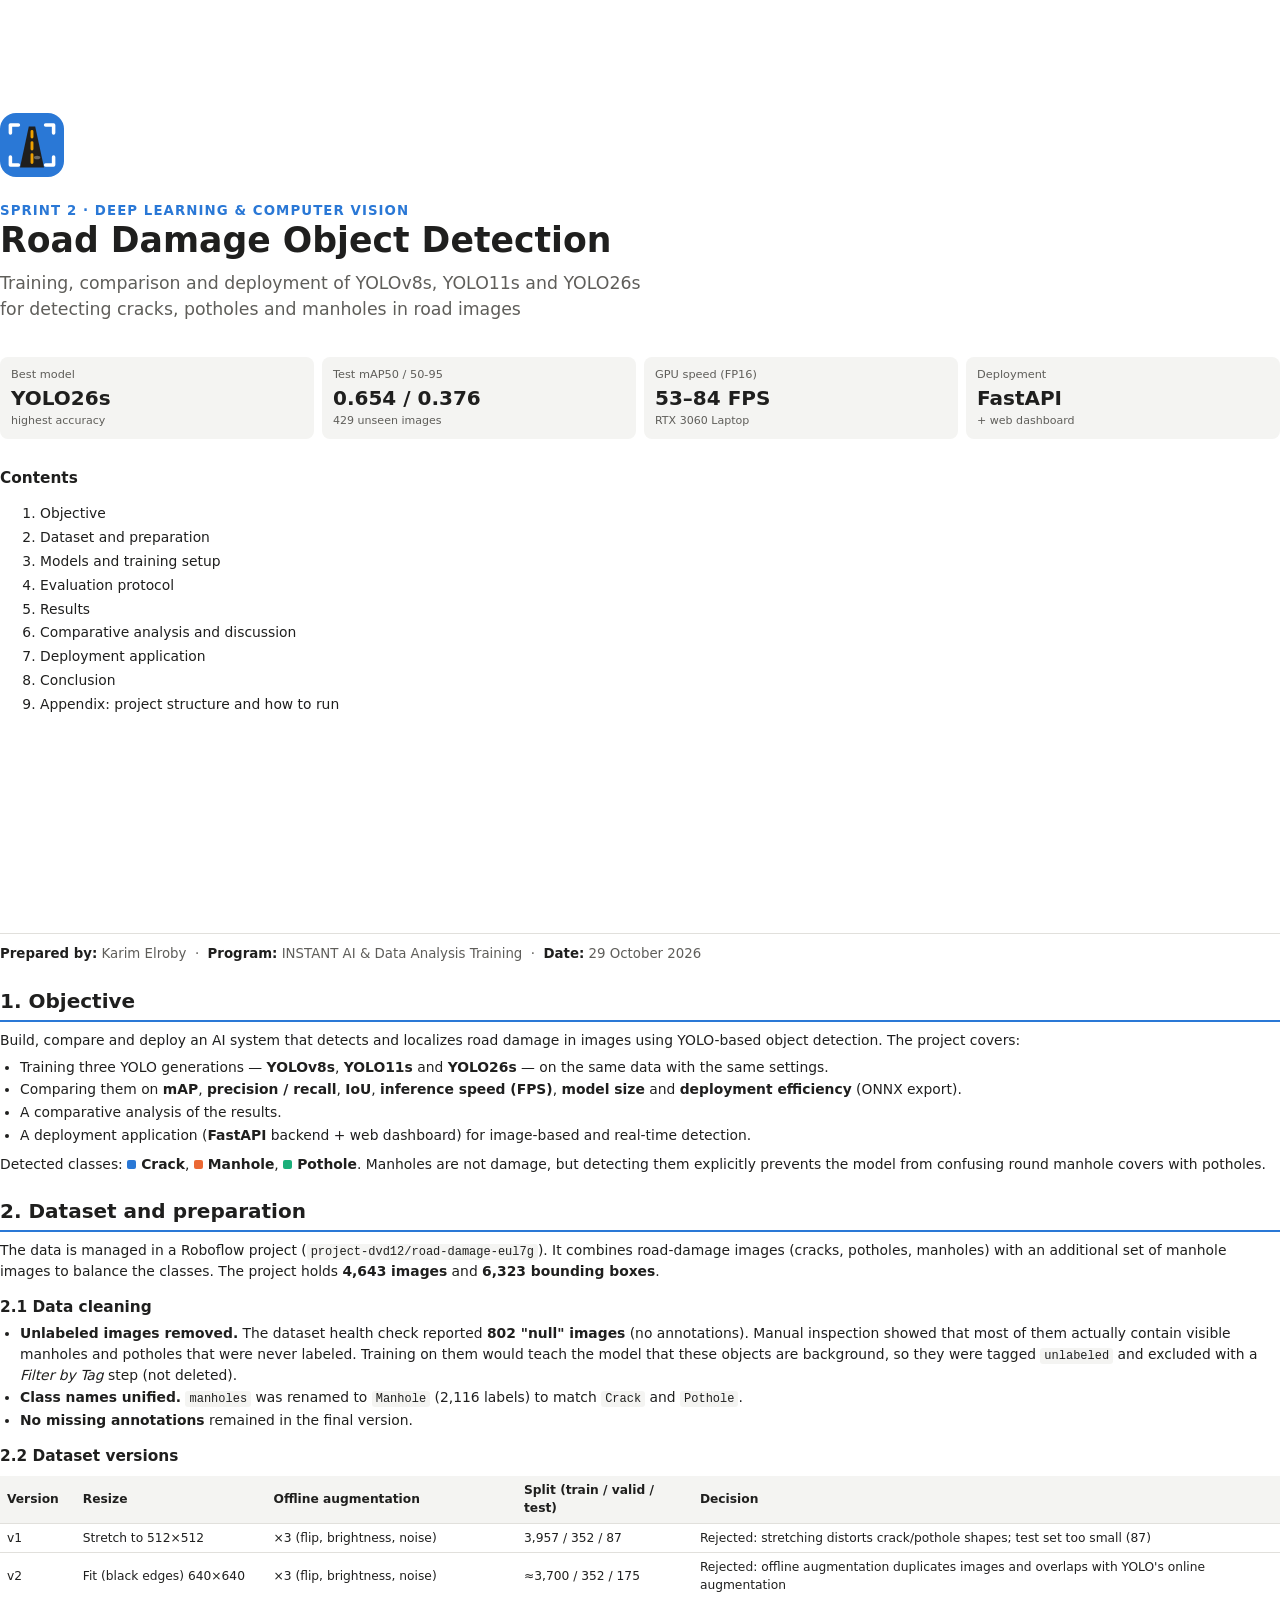
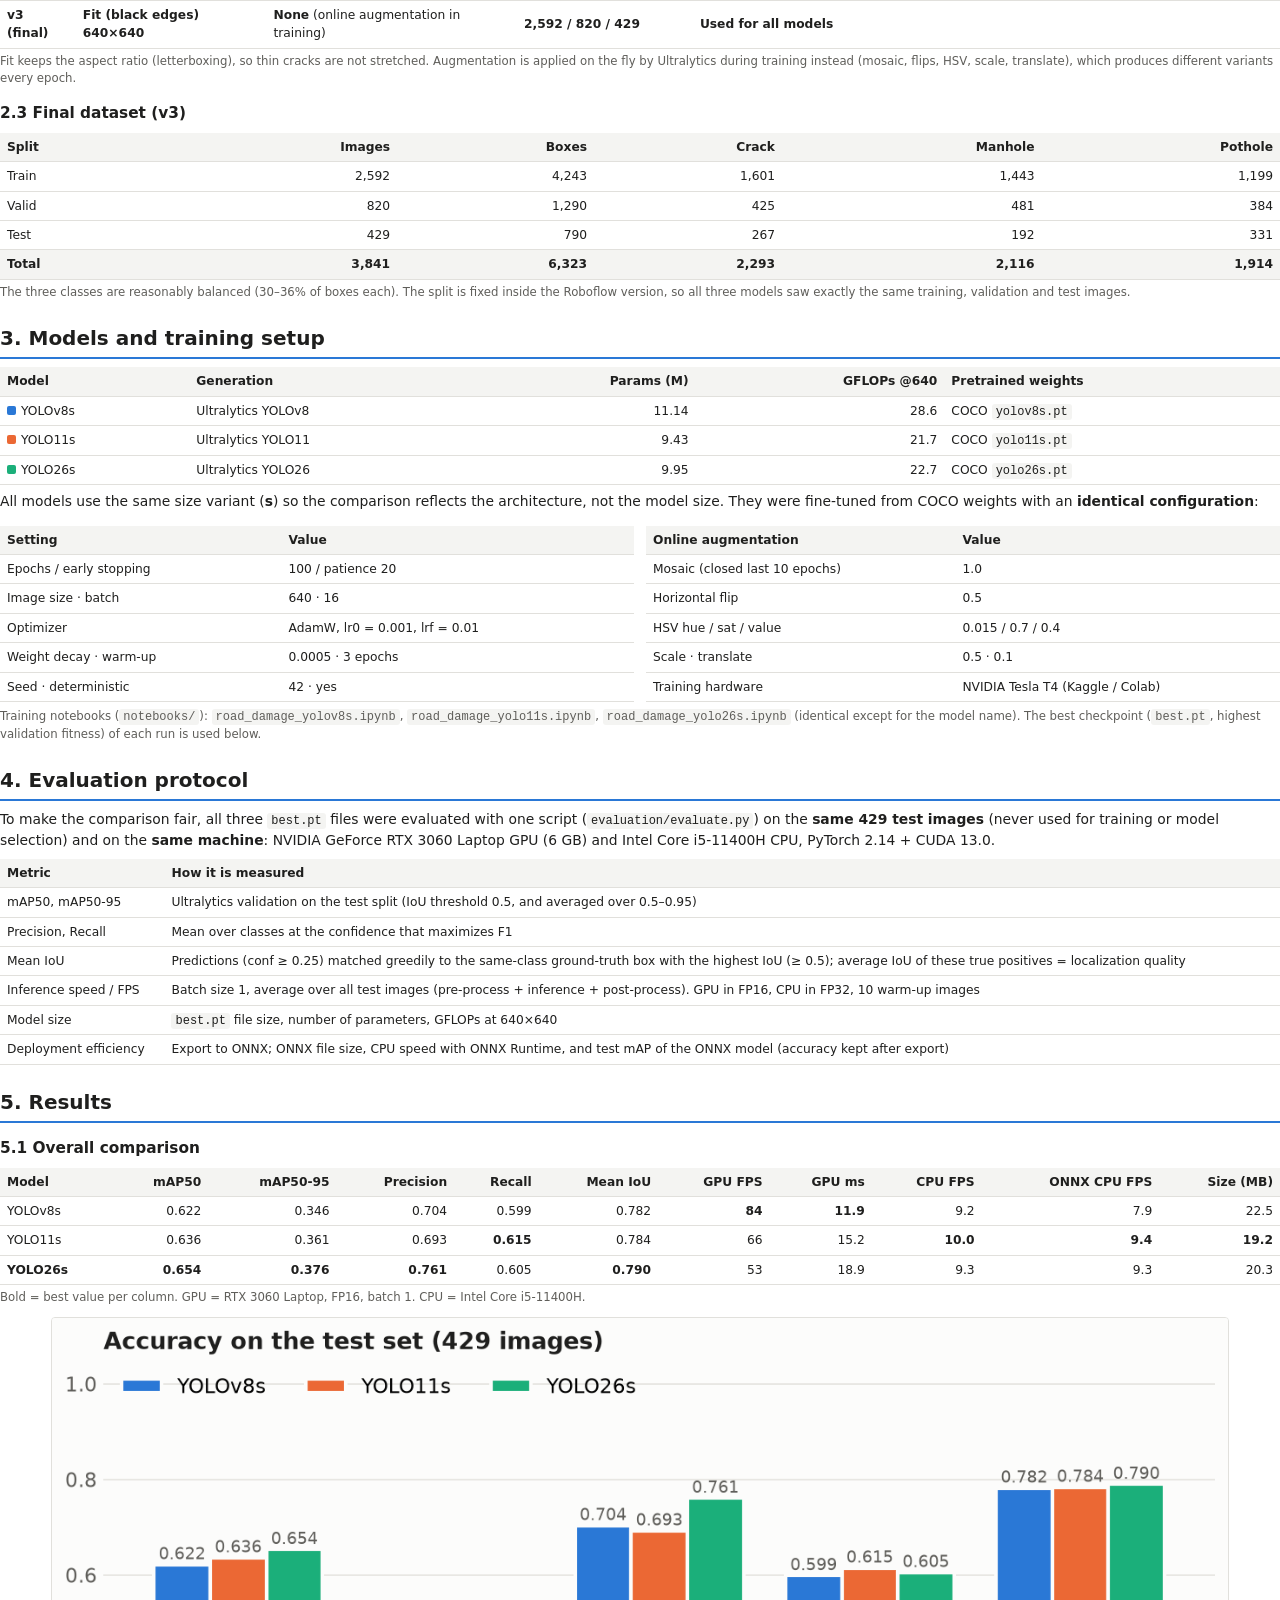
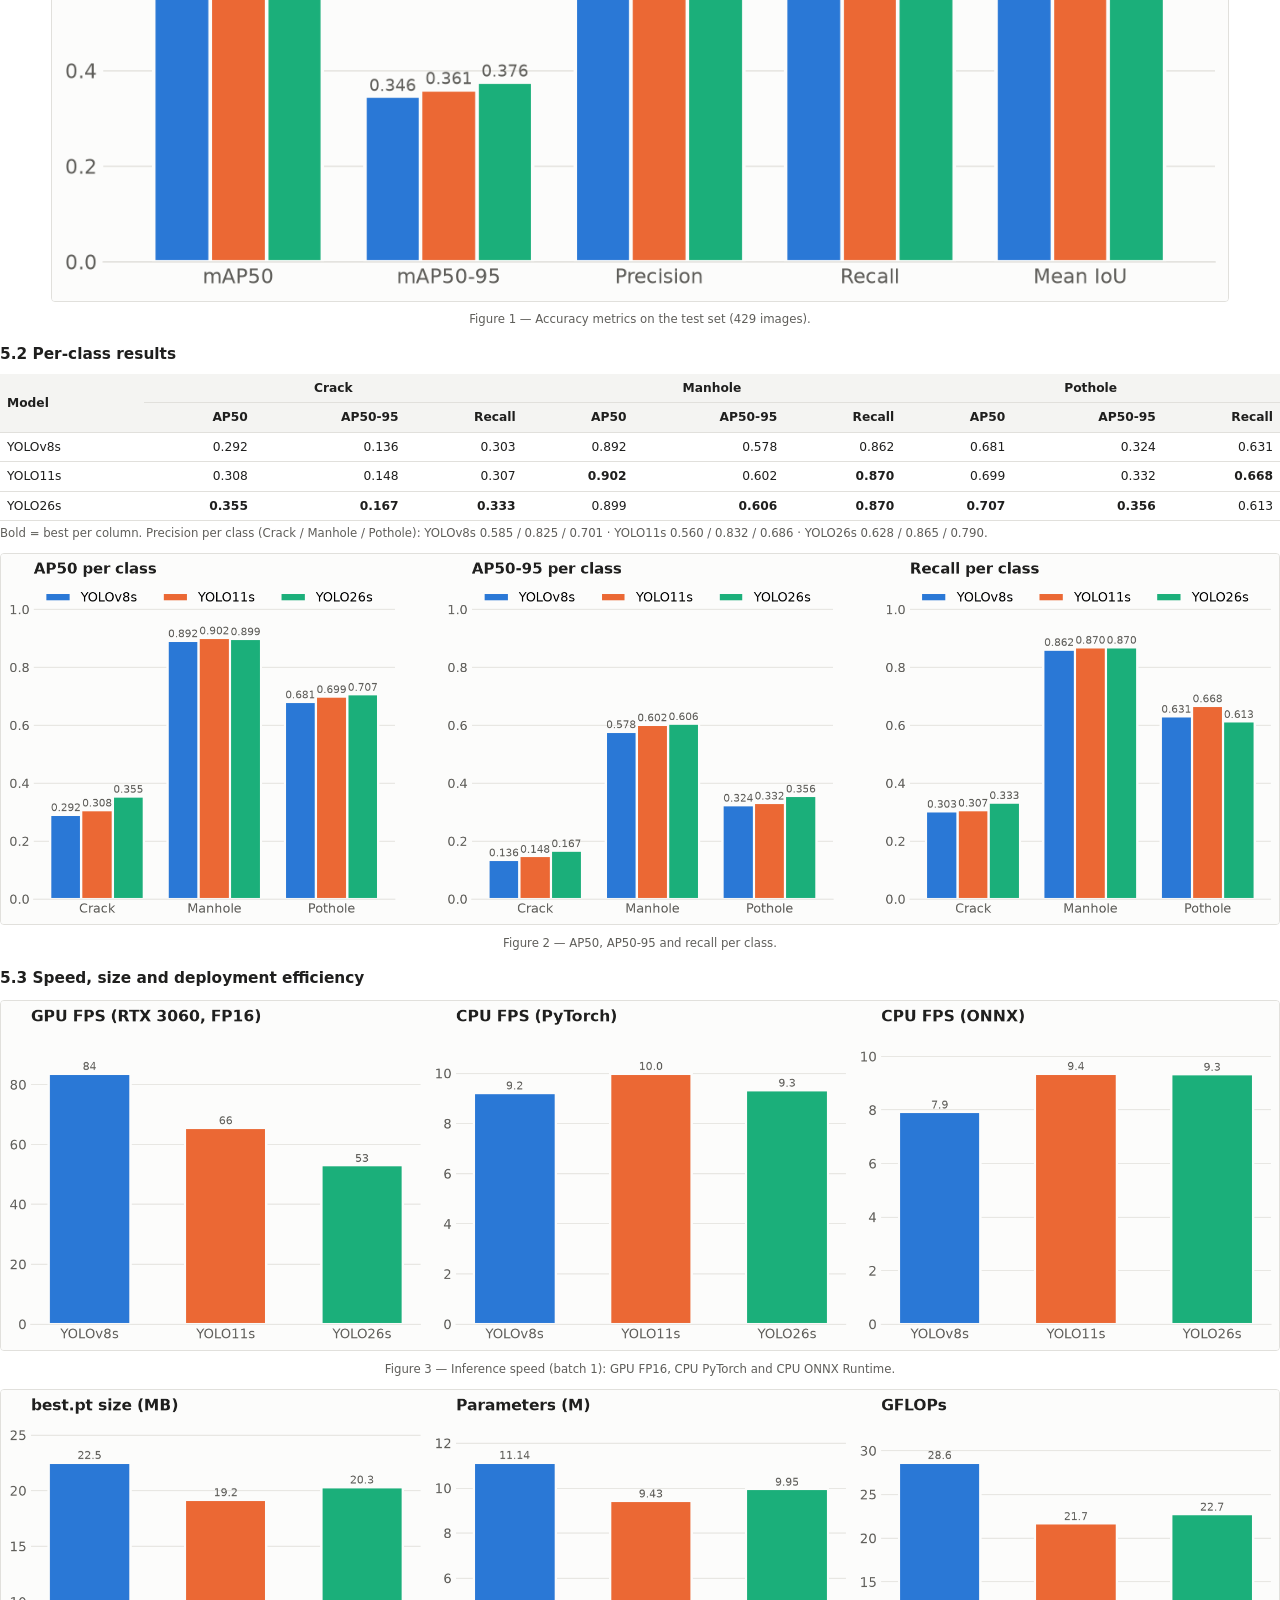
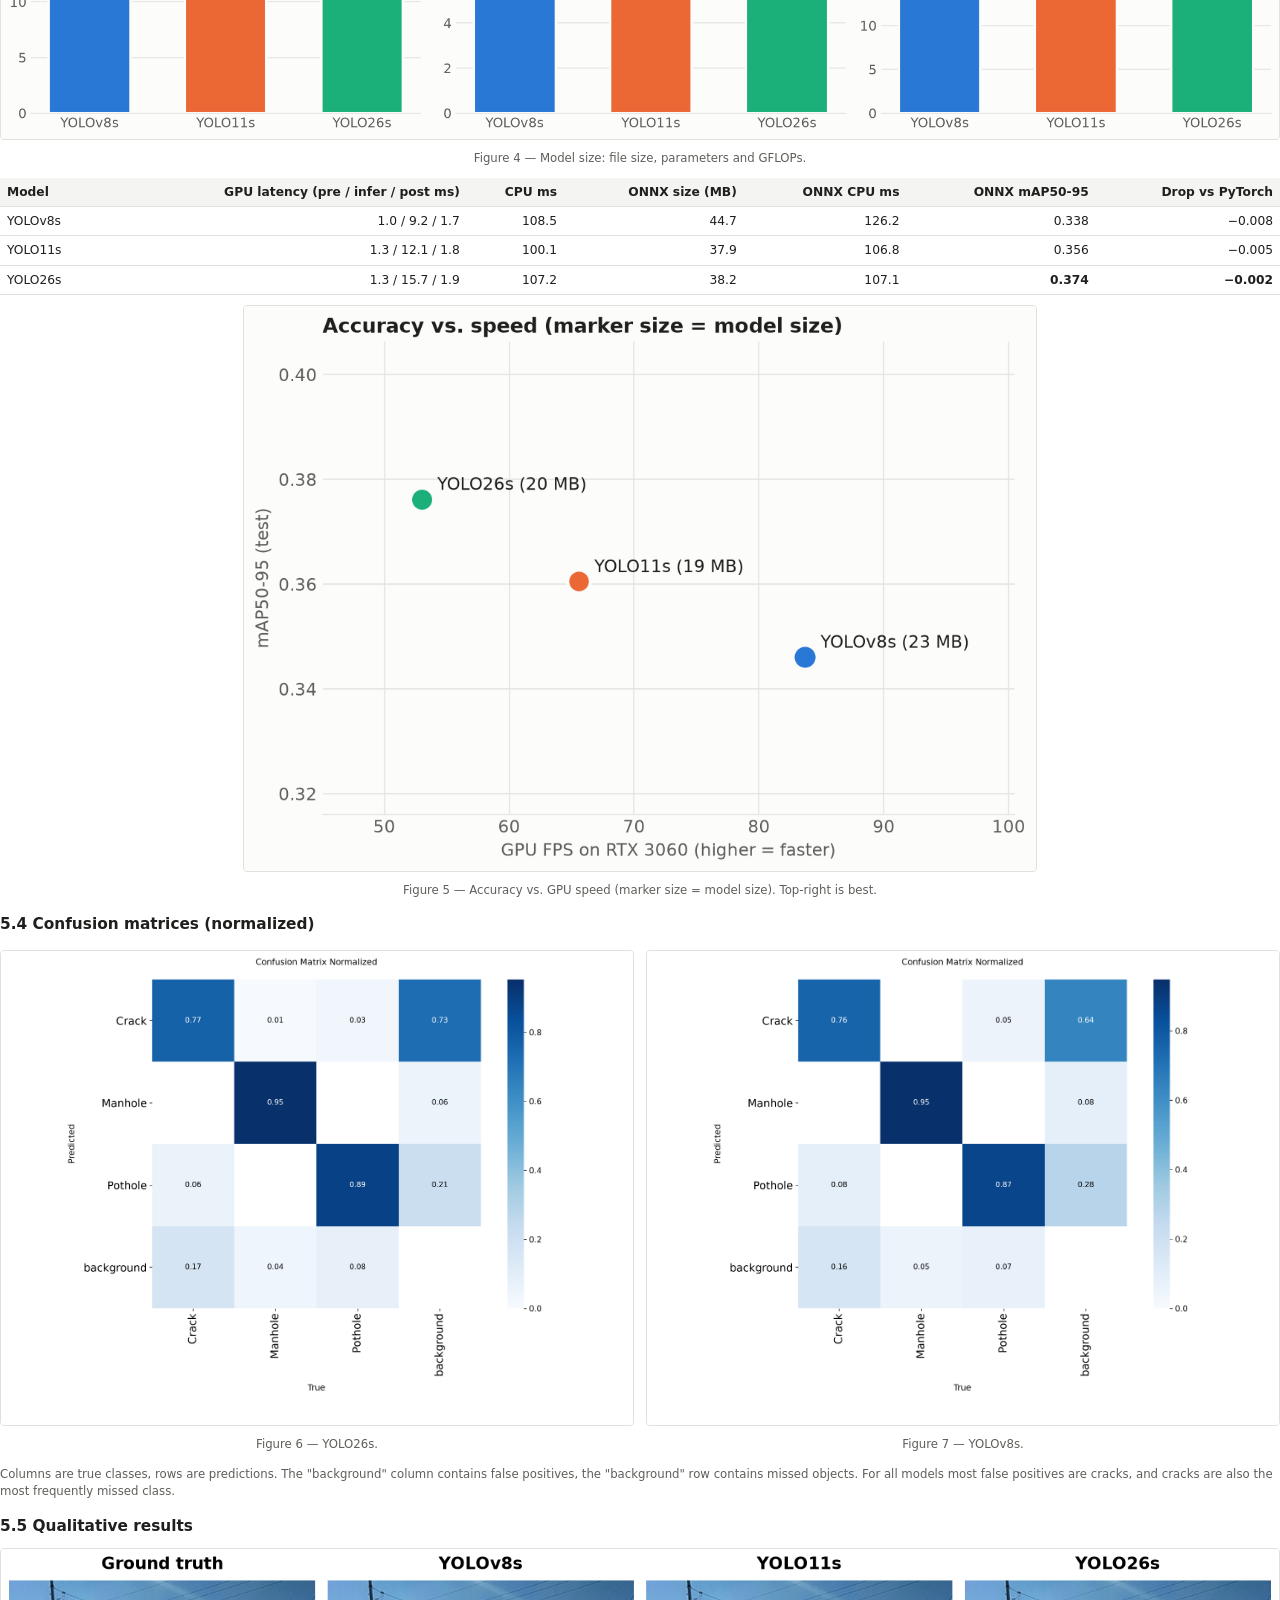
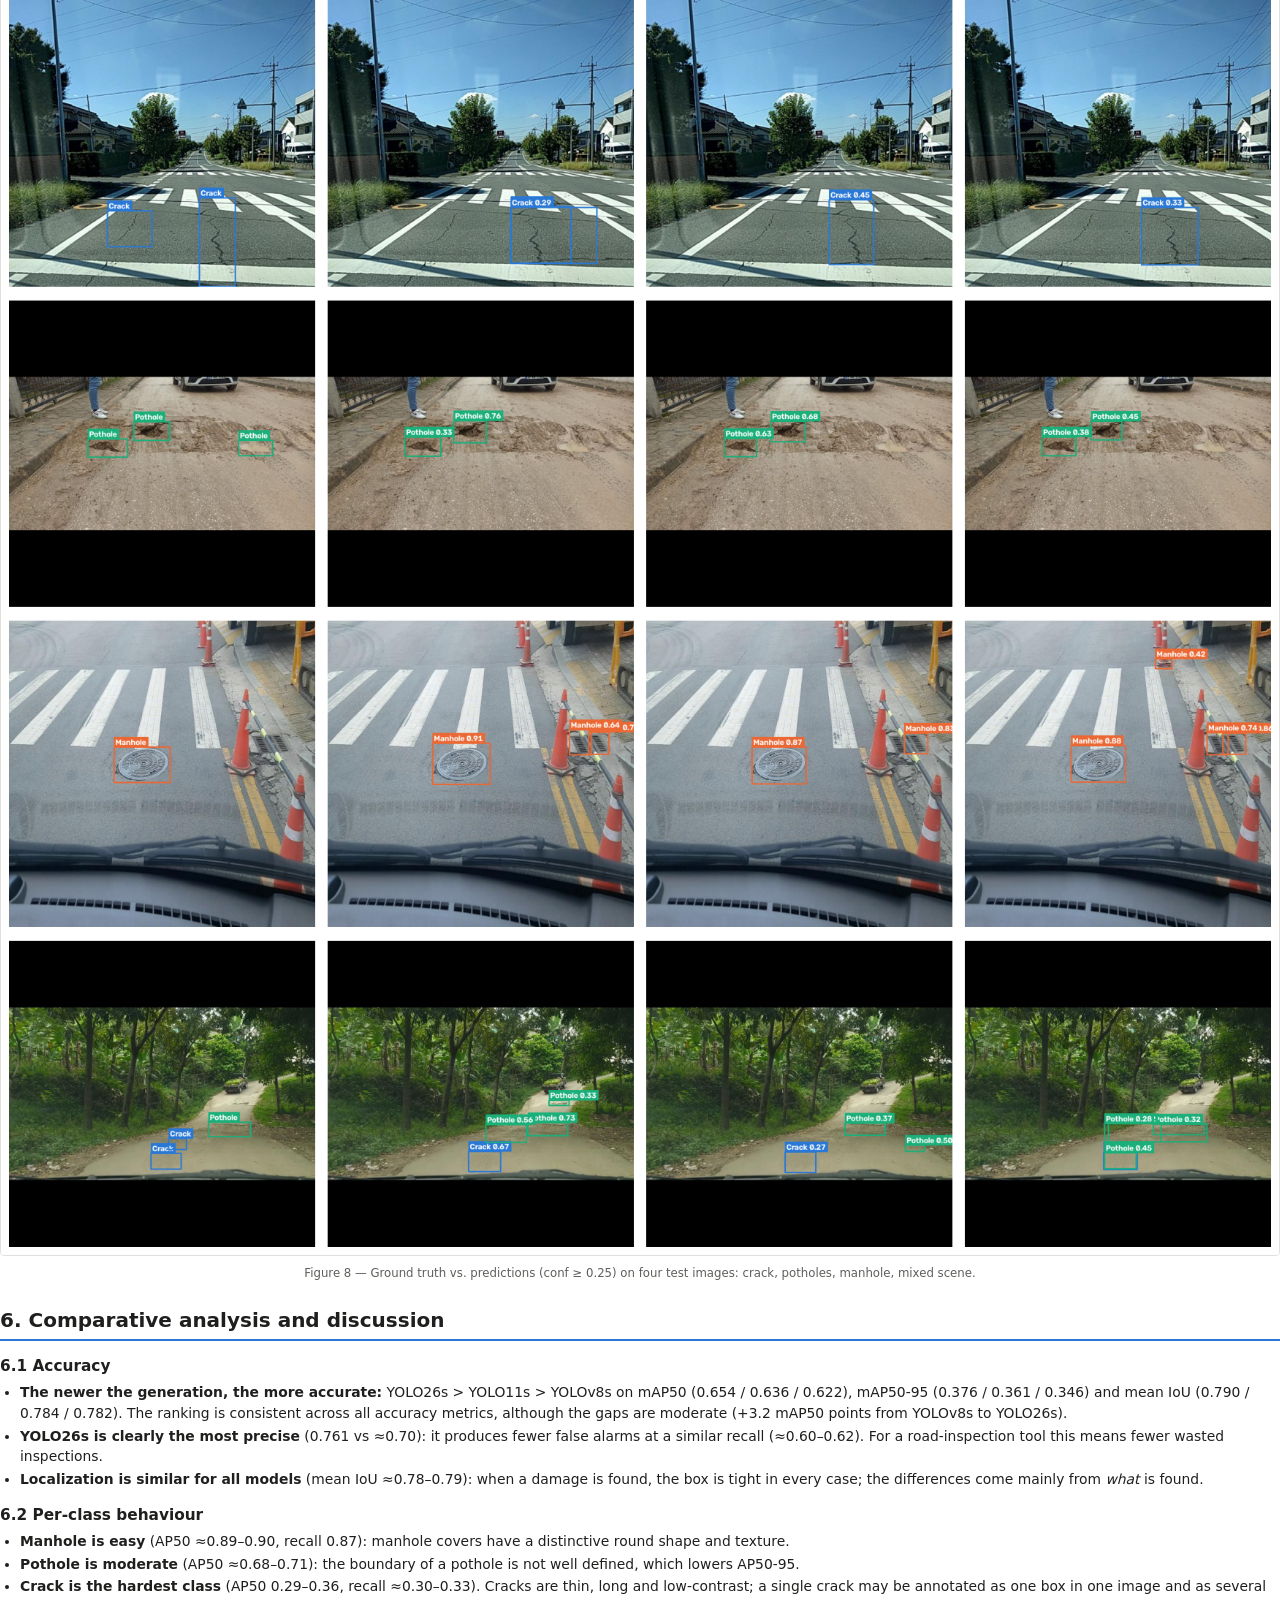
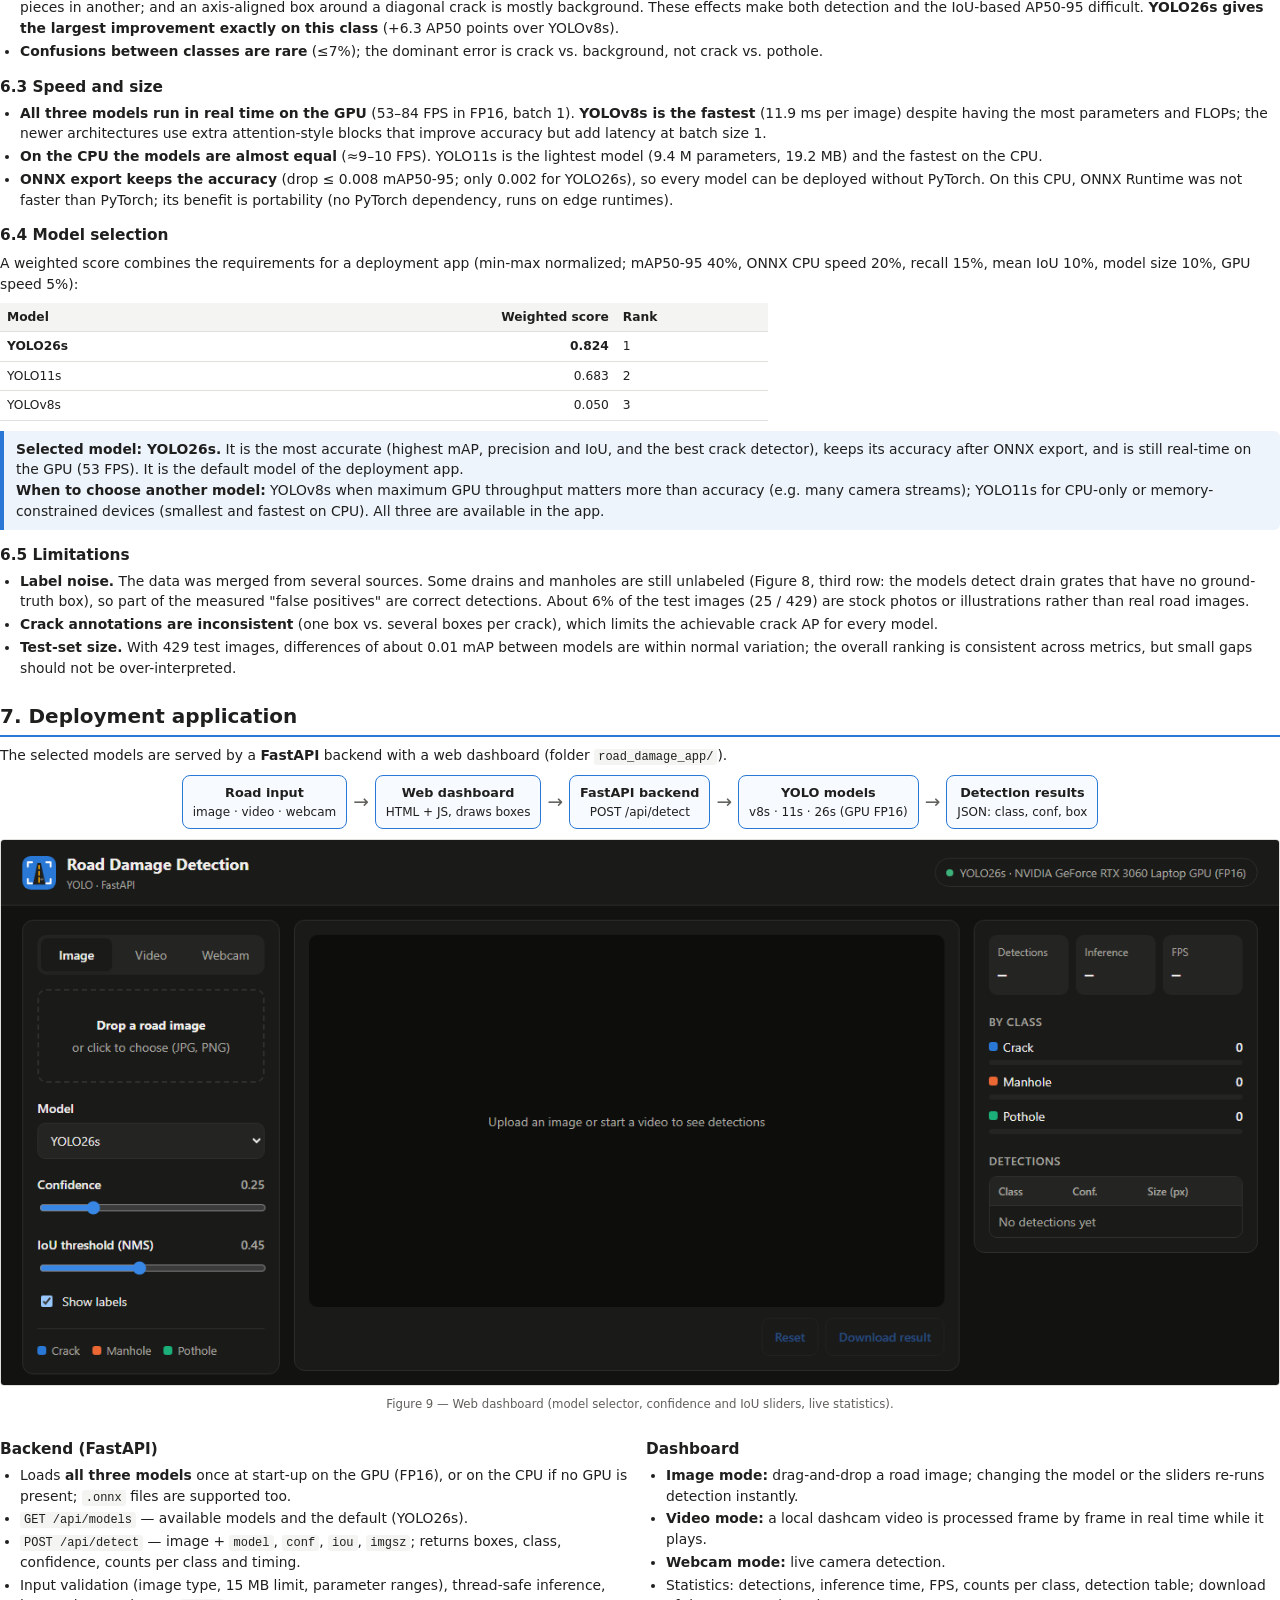
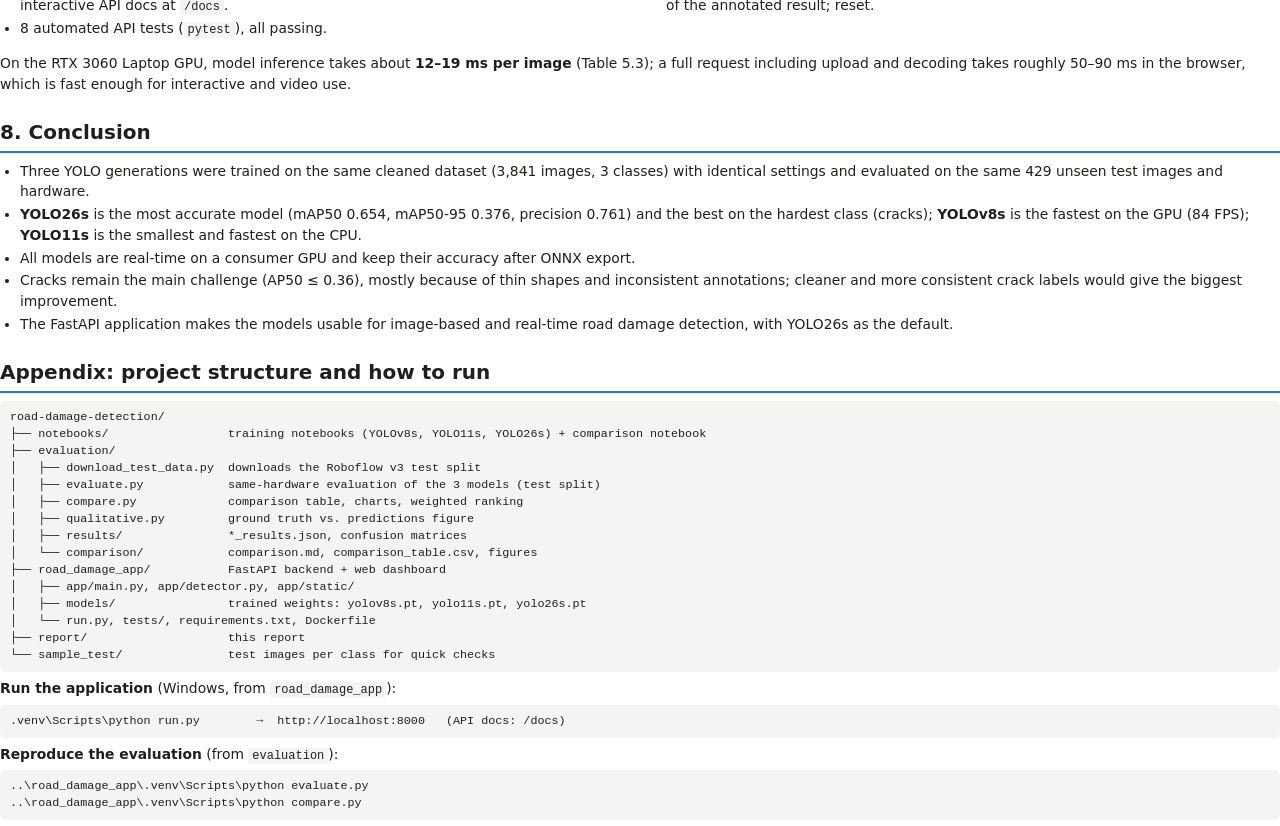
<file: report/report.html>
<!doctype html>
<html lang="en">
<head>
<meta charset="utf-8">
<title>Road Damage Object Detection — Report</title>
<style>
  @page { size: A4; margin: 16mm 16mm 18mm 16mm; }
  :root { --ink: #1f1f1e; --ink2: #5f5e5a; --line: #e1e0dc; --soft: #f4f4f2; --accent: #2a78d6;
          --v8: #2a78d6; --v11: #eb6834; --v26: #1baf7a; }
  * { box-sizing: border-box; }
  body { font: 10.4pt/1.5 "Segoe UI", system-ui, sans-serif; color: var(--ink); margin: 0; }
  h1 { font-size: 26pt; line-height: 1.15; margin: 0 0 6px; }
  h2 { font-size: 15pt; margin: 22px 0 8px; padding-bottom: 4px; border-bottom: 2px solid var(--accent); break-after: avoid; }
  h3 { font-size: 11.5pt; margin: 14px 0 4px; break-after: avoid; }
  p { margin: 6px 0; }
  ul { margin: 4px 0 8px; padding-left: 20px; }
  li { margin: 2px 0; }
  code { font: 9pt Consolas, monospace; background: var(--soft); padding: 1px 4px; border-radius: 3px; }
  pre { font: 8.8pt/1.45 Consolas, monospace; background: var(--soft); padding: 8px 10px; border-radius: 6px; margin: 6px 0; white-space: pre-wrap; }
  table { width: 100%; border-collapse: collapse; margin: 8px 0 4px; font-size: 9.2pt; break-inside: avoid; }
  th, td { padding: 5px 7px; border-bottom: 1px solid var(--line); text-align: left; font-variant-numeric: tabular-nums; }
  th { background: var(--soft); font-weight: 600; }
  td.n, th.n { text-align: right; }
  .best { font-weight: 700; }
  figure { margin: 10px 0; break-inside: avoid; text-align: center; }
  figure img { max-width: 100%; border: 1px solid var(--line); border-radius: 4px; }
  figcaption { font-size: 8.8pt; color: var(--ink2); margin-top: 4px; }
  .cap { font-size: 8.8pt; color: var(--ink2); margin: 2px 0 10px; }
  .page-break { break-before: page; }
  .cover { height: 255mm; display: flex; flex-direction: column; justify-content: space-between; }
  .cover .top { margin-top: 30mm; }
  .cover .kicker { color: var(--accent); font-weight: 700; letter-spacing: .08em; text-transform: uppercase; font-size: 10pt; }
  .cover .sub { font-size: 13pt; color: var(--ink2); margin-top: 10px; }
  .cover img.logo { width: 64px; height: 64px; margin-bottom: 18px; }
  .meta { font-size: 10pt; color: var(--ink2); border-top: 1px solid var(--line); padding-top: 10px; }
  .meta b { color: var(--ink); }
  .kpis { display: grid; grid-template-columns: repeat(4, 1fr); gap: 8px; margin: 10px 0; }
  .kpi { background: var(--soft); border-radius: 8px; padding: 9px 11px; }
  .kpi .l { font-size: 8.5pt; color: var(--ink2); }
  .kpi .v { font-size: 15pt; font-weight: 700; }
  .kpi .s { font-size: 8.3pt; color: var(--ink2); }
  .callout { border-left: 4px solid var(--accent); background: #eef4fc; padding: 8px 12px; border-radius: 0 6px 6px 0; margin: 10px 0; break-inside: avoid; }
  .two { display: grid; grid-template-columns: 1fr 1fr; gap: 12px; }
  .swatch { display: inline-block; width: 9px; height: 9px; border-radius: 2px; margin-right: 5px; vertical-align: 0; }
  .arch { display: flex; align-items: center; justify-content: center; gap: 6px; margin: 10px 0; flex-wrap: wrap; break-inside: avoid; }
  .arch .box { border: 1.5px solid var(--accent); border-radius: 8px; padding: 7px 10px; text-align: center; font-size: 9pt; min-width: 108px; background: #f7faff; }
  .arch .box b { display: block; font-size: 9.6pt; }
  .arch .arr { color: var(--ink2); font-size: 14pt; }
  .toc li { margin: 3px 0; }
</style>
</head>
<body>

<!-- ============ COVER ============ -->
<section class="cover">
  <div class="top">
    <img class="logo" src="../road_damage_app/app/static/logo.svg" alt="">
    <div class="kicker">Sprint 2 · Deep Learning &amp; Computer Vision</div>
    <h1>Road Damage Object Detection</h1>
    <div class="sub">Training, comparison and deployment of YOLOv8s, YOLO11s and YOLO26s<br>for detecting cracks, potholes and manholes in road images</div>

    <div class="kpis" style="margin-top:34px">
      <div class="kpi"><div class="l">Best model</div><div class="v">YOLO26s</div><div class="s">highest accuracy</div></div>
      <div class="kpi"><div class="l">Test mAP50 / 50-95</div><div class="v">0.654 / 0.376</div><div class="s">429 unseen images</div></div>
      <div class="kpi"><div class="l">GPU speed (FP16)</div><div class="v">53–84 FPS</div><div class="s">RTX 3060 Laptop</div></div>
      <div class="kpi"><div class="l">Deployment</div><div class="v">FastAPI</div><div class="s">+ web dashboard</div></div>
    </div>

    <h3 style="margin-top:28px">Contents</h3>
    <ol class="toc">
      <li>Objective</li>
      <li>Dataset and preparation</li>
      <li>Models and training setup</li>
      <li>Evaluation protocol</li>
      <li>Results</li>
      <li>Comparative analysis and discussion</li>
      <li>Deployment application</li>
      <li>Conclusion</li>
      <li>Appendix: project structure and how to run</li>
    </ol>
  </div>
  <div class="meta">
    <b>Prepared by:</b> Karim Elroby &nbsp;·&nbsp; <b>Program:</b> INSTANT AI &amp; Data Analysis Training &nbsp;·&nbsp; <b>Date:</b> 29 October 2026
  </div>
</section>

<!-- ============ 1 OBJECTIVE ============ -->
<h2 class="page-break">1. Objective</h2>
<p>Build, compare and deploy an AI system that detects and localizes road damage in images using YOLO-based object detection. The project covers:</p>
<ul>
  <li>Training three YOLO generations — <b>YOLOv8s</b>, <b>YOLO11s</b> and <b>YOLO26s</b> — on the same data with the same settings.</li>
  <li>Comparing them on <b>mAP</b>, <b>precision / recall</b>, <b>IoU</b>, <b>inference speed (FPS)</b>, <b>model size</b> and <b>deployment efficiency</b> (ONNX export).</li>
  <li>A comparative analysis of the results.</li>
  <li>A deployment application (<b>FastAPI</b> backend + web dashboard) for image-based and real-time detection.</li>
</ul>
<p>Detected classes: <span class="swatch" style="background:var(--v8)"></span><b>Crack</b>, <span class="swatch" style="background:var(--v11)"></span><b>Manhole</b>, <span class="swatch" style="background:var(--v26)"></span><b>Pothole</b>. Manholes are not damage, but detecting them explicitly prevents the model from confusing round manhole covers with potholes.</p>

<!-- ============ 2 DATASET ============ -->
<h2>2. Dataset and preparation</h2>
<p>The data is managed in a Roboflow project (<code>project-dvd12/road-damage-eul7g</code>). It combines road-damage images (cracks, potholes, manholes) with an additional set of manhole images to balance the classes. The project holds <b>4,643 images</b> and <b>6,323 bounding boxes</b>.</p>

<h3>2.1 Data cleaning</h3>
<ul>
  <li><b>Unlabeled images removed.</b> The dataset health check reported <b>802 "null" images</b> (no annotations). Manual inspection showed that most of them actually contain visible manholes and potholes that were never labeled. Training on them would teach the model that these objects are background, so they were tagged <code>unlabeled</code> and excluded with a <i>Filter by Tag</i> step (not deleted).</li>
  <li><b>Class names unified.</b> <code>manholes</code> was renamed to <code>Manhole</code> (2,116 labels) to match <code>Crack</code> and <code>Pothole</code>.</li>
  <li><b>No missing annotations</b> remained in the final version.</li>
</ul>

<h3>2.2 Dataset versions</h3>
<table>
  <tr><th>Version</th><th>Resize</th><th>Offline augmentation</th><th>Split (train / valid / test)</th><th>Decision</th></tr>
  <tr><td>v1</td><td>Stretch to 512×512</td><td>×3 (flip, brightness, noise)</td><td>3,957 / 352 / 87</td><td>Rejected: stretching distorts crack/pothole shapes; test set too small (87)</td></tr>
  <tr><td>v2</td><td>Fit (black edges) 640×640</td><td>×3 (flip, brightness, noise)</td><td>≈3,700 / 352 / 175</td><td>Rejected: offline augmentation duplicates images and overlaps with YOLO's online augmentation</td></tr>
  <tr><td><b>v3 (final)</b></td><td><b>Fit (black edges) 640×640</b></td><td><b>None</b> (online augmentation in training)</td><td><b>2,592 / 820 / 429</b></td><td><b>Used for all models</b></td></tr>
</table>
<p class="cap">Fit keeps the aspect ratio (letterboxing), so thin cracks are not stretched. Augmentation is applied on the fly by Ultralytics during training instead (mosaic, flips, HSV, scale, translate), which produces different variants every epoch.</p>

<h3>2.3 Final dataset (v3)</h3>
<table>
  <tr><th>Split</th><th class="n">Images</th><th class="n">Boxes</th><th class="n">Crack</th><th class="n">Manhole</th><th class="n">Pothole</th></tr>
  <tr><td>Train</td><td class="n">2,592</td><td class="n">4,243</td><td class="n">1,601</td><td class="n">1,443</td><td class="n">1,199</td></tr>
  <tr><td>Valid</td><td class="n">820</td><td class="n">1,290</td><td class="n">425</td><td class="n">481</td><td class="n">384</td></tr>
  <tr><td>Test</td><td class="n">429</td><td class="n">790</td><td class="n">267</td><td class="n">192</td><td class="n">331</td></tr>
  <tr><th>Total</th><th class="n">3,841</th><th class="n">6,323</th><th class="n">2,293</th><th class="n">2,116</th><th class="n">1,914</th></tr>
</table>
<p class="cap">The three classes are reasonably balanced (30–36% of boxes each). The split is fixed inside the Roboflow version, so all three models saw exactly the same training, validation and test images.</p>

<!-- ============ 3 MODELS ============ -->
<h2>3. Models and training setup</h2>
<table>
  <tr><th>Model</th><th>Generation</th><th class="n">Params (M)</th><th class="n">GFLOPs @640</th><th>Pretrained weights</th></tr>
  <tr><td><span class="swatch" style="background:var(--v8)"></span>YOLOv8s</td><td>Ultralytics YOLOv8</td><td class="n">11.14</td><td class="n">28.6</td><td>COCO <code>yolov8s.pt</code></td></tr>
  <tr><td><span class="swatch" style="background:var(--v11)"></span>YOLO11s</td><td>Ultralytics YOLO11</td><td class="n">9.43</td><td class="n">21.7</td><td>COCO <code>yolo11s.pt</code></td></tr>
  <tr><td><span class="swatch" style="background:var(--v26)"></span>YOLO26s</td><td>Ultralytics YOLO26</td><td class="n">9.95</td><td class="n">22.7</td><td>COCO <code>yolo26s.pt</code></td></tr>
</table>
<p>All models use the same size variant (<b>s</b>) so the comparison reflects the architecture, not the model size. They were fine-tuned from COCO weights with an <b>identical configuration</b>:</p>
<div class="two">
<table>
  <tr><th>Setting</th><th>Value</th></tr>
  <tr><td>Epochs / early stopping</td><td>100 / patience 20</td></tr>
  <tr><td>Image size · batch</td><td>640 · 16</td></tr>
  <tr><td>Optimizer</td><td>AdamW, lr0 = 0.001, lrf = 0.01</td></tr>
  <tr><td>Weight decay · warm-up</td><td>0.0005 · 3 epochs</td></tr>
  <tr><td>Seed · deterministic</td><td>42 · yes</td></tr>
</table>
<table>
  <tr><th>Online augmentation</th><th>Value</th></tr>
  <tr><td>Mosaic (closed last 10 epochs)</td><td>1.0</td></tr>
  <tr><td>Horizontal flip</td><td>0.5</td></tr>
  <tr><td>HSV hue / sat / value</td><td>0.015 / 0.7 / 0.4</td></tr>
  <tr><td>Scale · translate</td><td>0.5 · 0.1</td></tr>
  <tr><td>Training hardware</td><td>NVIDIA Tesla T4 (Kaggle / Colab)</td></tr>
</table>
</div>
<p class="cap">Training notebooks (<code>notebooks/</code>): <code>road_damage_yolov8s.ipynb</code>, <code>road_damage_yolo11s.ipynb</code>, <code>road_damage_yolo26s.ipynb</code> (identical except for the model name). The best checkpoint (<code>best.pt</code>, highest validation fitness) of each run is used below.</p>

<!-- ============ 4 PROTOCOL ============ -->
<h2>4. Evaluation protocol</h2>
<p>To make the comparison fair, all three <code>best.pt</code> files were evaluated with one script (<code>evaluation/evaluate.py</code>) on the <b>same 429 test images</b> (never used for training or model selection) and on the <b>same machine</b>: NVIDIA GeForce RTX 3060 Laptop GPU (6 GB) and Intel Core i5-11400H CPU, PyTorch 2.14 + CUDA 13.0.</p>
<table>
  <tr><th>Metric</th><th>How it is measured</th></tr>
  <tr><td>mAP50, mAP50-95</td><td>Ultralytics validation on the test split (IoU threshold 0.5, and averaged over 0.5–0.95)</td></tr>
  <tr><td>Precision, Recall</td><td>Mean over classes at the confidence that maximizes F1</td></tr>
  <tr><td>Mean IoU</td><td>Predictions (conf ≥ 0.25) matched greedily to the same-class ground-truth box with the highest IoU (≥ 0.5); average IoU of these true positives = localization quality</td></tr>
  <tr><td>Inference speed / FPS</td><td>Batch size 1, average over all test images (pre-process + inference + post-process). GPU in FP16, CPU in FP32, 10 warm-up images</td></tr>
  <tr><td>Model size</td><td><code>best.pt</code> file size, number of parameters, GFLOPs at 640×640</td></tr>
  <tr><td>Deployment efficiency</td><td>Export to ONNX; ONNX file size, CPU speed with ONNX Runtime, and test mAP of the ONNX model (accuracy kept after export)</td></tr>
</table>

<!-- ============ 5 RESULTS ============ -->
<h2>5. Results</h2>
<h3>5.1 Overall comparison</h3>
<table>
  <tr><th>Model</th><th class="n">mAP50</th><th class="n">mAP50-95</th><th class="n">Precision</th><th class="n">Recall</th><th class="n">Mean IoU</th><th class="n">GPU FPS</th><th class="n">GPU ms</th><th class="n">CPU FPS</th><th class="n">ONNX CPU FPS</th><th class="n">Size (MB)</th></tr>
  <tr><td>YOLOv8s</td><td class="n">0.622</td><td class="n">0.346</td><td class="n">0.704</td><td class="n">0.599</td><td class="n">0.782</td><td class="n best">84</td><td class="n best">11.9</td><td class="n">9.2</td><td class="n">7.9</td><td class="n">22.5</td></tr>
  <tr><td>YOLO11s</td><td class="n">0.636</td><td class="n">0.361</td><td class="n">0.693</td><td class="n best">0.615</td><td class="n">0.784</td><td class="n">66</td><td class="n">15.2</td><td class="n best">10.0</td><td class="n best">9.4</td><td class="n best">19.2</td></tr>
  <tr><td><b>YOLO26s</b></td><td class="n best">0.654</td><td class="n best">0.376</td><td class="n best">0.761</td><td class="n">0.605</td><td class="n best">0.790</td><td class="n">53</td><td class="n">18.9</td><td class="n">9.3</td><td class="n">9.3</td><td class="n">20.3</td></tr>
</table>
<p class="cap">Bold = best value per column. GPU = RTX 3060 Laptop, FP16, batch 1. CPU = Intel Core i5-11400H.</p>

<figure><img src="figures/accuracy.png" style="width:92%"><figcaption>Figure 1 — Accuracy metrics on the test set (429 images).</figcaption></figure>

<h3>5.2 Per-class results</h3>
<table>
  <tr><th rowspan="2">Model</th><th colspan="3" style="text-align:center">Crack</th><th colspan="3" style="text-align:center">Manhole</th><th colspan="3" style="text-align:center">Pothole</th></tr>
  <tr><th class="n">AP50</th><th class="n">AP50-95</th><th class="n">Recall</th><th class="n">AP50</th><th class="n">AP50-95</th><th class="n">Recall</th><th class="n">AP50</th><th class="n">AP50-95</th><th class="n">Recall</th></tr>
  <tr><td>YOLOv8s</td><td class="n">0.292</td><td class="n">0.136</td><td class="n">0.303</td><td class="n">0.892</td><td class="n">0.578</td><td class="n">0.862</td><td class="n">0.681</td><td class="n">0.324</td><td class="n">0.631</td></tr>
  <tr><td>YOLO11s</td><td class="n">0.308</td><td class="n">0.148</td><td class="n">0.307</td><td class="n best">0.902</td><td class="n">0.602</td><td class="n best">0.870</td><td class="n">0.699</td><td class="n">0.332</td><td class="n best">0.668</td></tr>
  <tr><td>YOLO26s</td><td class="n best">0.355</td><td class="n best">0.167</td><td class="n best">0.333</td><td class="n">0.899</td><td class="n best">0.606</td><td class="n best">0.870</td><td class="n best">0.707</td><td class="n best">0.356</td><td class="n">0.613</td></tr>
</table>
<p class="cap">Bold = best per column. Precision per class (Crack / Manhole / Pothole): YOLOv8s 0.585 / 0.825 / 0.701 · YOLO11s 0.560 / 0.832 / 0.686 · YOLO26s 0.628 / 0.865 / 0.790.</p>
<figure><img src="figures/per_class.png"><figcaption>Figure 2 — AP50, AP50-95 and recall per class.</figcaption></figure>

<h3>5.3 Speed, size and deployment efficiency</h3>
<figure><img src="figures/speed.png"><figcaption>Figure 3 — Inference speed (batch 1): GPU FP16, CPU PyTorch and CPU ONNX Runtime.</figcaption></figure>
<figure><img src="figures/size.png"><figcaption>Figure 4 — Model size: file size, parameters and GFLOPs.</figcaption></figure>
<table>
  <tr><th>Model</th><th class="n">GPU latency (pre / infer / post ms)</th><th class="n">CPU ms</th><th class="n">ONNX size (MB)</th><th class="n">ONNX CPU ms</th><th class="n">ONNX mAP50-95</th><th class="n">Drop vs PyTorch</th></tr>
  <tr><td>YOLOv8s</td><td class="n">1.0 / 9.2 / 1.7</td><td class="n">108.5</td><td class="n">44.7</td><td class="n">126.2</td><td class="n">0.338</td><td class="n">−0.008</td></tr>
  <tr><td>YOLO11s</td><td class="n">1.3 / 12.1 / 1.8</td><td class="n">100.1</td><td class="n">37.9</td><td class="n">106.8</td><td class="n">0.356</td><td class="n">−0.005</td></tr>
  <tr><td>YOLO26s</td><td class="n">1.3 / 15.7 / 1.9</td><td class="n">107.2</td><td class="n">38.2</td><td class="n">107.1</td><td class="n best">0.374</td><td class="n best">−0.002</td></tr>
</table>

<figure><img src="figures/tradeoff.png" style="width:62%"><figcaption>Figure 5 — Accuracy vs. GPU speed (marker size = model size). Top-right is best.</figcaption></figure>

<h3>5.4 Confusion matrices (normalized)</h3>
<div class="two">
  <figure><img src="figures/cm_yolo26s.png"><figcaption>Figure 6 — YOLO26s.</figcaption></figure>
  <figure><img src="figures/cm_yolov8s.png"><figcaption>Figure 7 — YOLOv8s.</figcaption></figure>
</div>
<p class="cap">Columns are true classes, rows are predictions. The "background" column contains false positives, the "background" row contains missed objects. For all models most false positives are cracks, and cracks are also the most frequently missed class.</p>

<h3>5.5 Qualitative results</h3>
<figure><img src="figures/qualitative.png"><figcaption>Figure 8 — Ground truth vs. predictions (conf ≥ 0.25) on four test images: crack, potholes, manhole, mixed scene.</figcaption></figure>

<!-- ============ 6 DISCUSSION ============ -->
<h2 class="page-break">6. Comparative analysis and discussion</h2>

<h3>6.1 Accuracy</h3>
<ul>
  <li><b>The newer the generation, the more accurate:</b> YOLO26s &gt; YOLO11s &gt; YOLOv8s on mAP50 (0.654 / 0.636 / 0.622), mAP50-95 (0.376 / 0.361 / 0.346) and mean IoU (0.790 / 0.784 / 0.782). The ranking is consistent across all accuracy metrics, although the gaps are moderate (+3.2 mAP50 points from YOLOv8s to YOLO26s).</li>
  <li><b>YOLO26s is clearly the most precise</b> (0.761 vs ≈0.70): it produces fewer false alarms at a similar recall (≈0.60–0.62). For a road-inspection tool this means fewer wasted inspections.</li>
  <li><b>Localization is similar for all models</b> (mean IoU ≈0.78–0.79): when a damage is found, the box is tight in every case; the differences come mainly from <i>what</i> is found.</li>
</ul>

<h3>6.2 Per-class behaviour</h3>
<ul>
  <li><b>Manhole is easy</b> (AP50 ≈0.89–0.90, recall 0.87): manhole covers have a distinctive round shape and texture.</li>
  <li><b>Pothole is moderate</b> (AP50 ≈0.68–0.71): the boundary of a pothole is not well defined, which lowers AP50-95.</li>
  <li><b>Crack is the hardest class</b> (AP50 0.29–0.36, recall ≈0.30–0.33). Cracks are thin, long and low-contrast; a single crack may be annotated as one box in one image and as several pieces in another; and an axis-aligned box around a diagonal crack is mostly background. These effects make both detection and the IoU-based AP50-95 difficult. <b>YOLO26s gives the largest improvement exactly on this class</b> (+6.3 AP50 points over YOLOv8s).</li>
  <li><b>Confusions between classes are rare</b> (≤7%); the dominant error is crack vs. background, not crack vs. pothole.</li>
</ul>

<h3>6.3 Speed and size</h3>
<ul>
  <li><b>All three models run in real time on the GPU</b> (53–84 FPS in FP16, batch 1). <b>YOLOv8s is the fastest</b> (11.9 ms per image) despite having the most parameters and FLOPs; the newer architectures use extra attention-style blocks that improve accuracy but add latency at batch size 1.</li>
  <li><b>On the CPU the models are almost equal</b> (≈9–10 FPS). YOLO11s is the lightest model (9.4 M parameters, 19.2 MB) and the fastest on the CPU.</li>
  <li><b>ONNX export keeps the accuracy</b> (drop ≤ 0.008 mAP50-95; only 0.002 for YOLO26s), so every model can be deployed without PyTorch. On this CPU, ONNX Runtime was not faster than PyTorch; its benefit is portability (no PyTorch dependency, runs on edge runtimes).</li>
</ul>

<h3>6.4 Model selection</h3>
<p>A weighted score combines the requirements for a deployment app (min-max normalized; mAP50-95 40%, ONNX CPU speed 20%, recall 15%, mean IoU 10%, model size 10%, GPU speed 5%):</p>
<table style="width:60%">
  <tr><th>Model</th><th class="n">Weighted score</th><th>Rank</th></tr>
  <tr><td><b>YOLO26s</b></td><td class="n best">0.824</td><td>1</td></tr>
  <tr><td>YOLO11s</td><td class="n">0.683</td><td>2</td></tr>
  <tr><td>YOLOv8s</td><td class="n">0.050</td><td>3</td></tr>
</table>
<div class="callout"><b>Selected model: YOLO26s.</b> It is the most accurate (highest mAP, precision and IoU, and the best crack detector), keeps its accuracy after ONNX export, and is still real-time on the GPU (53 FPS). It is the default model of the deployment app.<br>
<b>When to choose another model:</b> YOLOv8s when maximum GPU throughput matters more than accuracy (e.g. many camera streams); YOLO11s for CPU-only or memory-constrained devices (smallest and fastest on CPU). All three are available in the app.</div>

<h3>6.5 Limitations</h3>
<ul>
  <li><b>Label noise.</b> The data was merged from several sources. Some drains and manholes are still unlabeled (Figure 8, third row: the models detect drain grates that have no ground-truth box), so part of the measured "false positives" are correct detections. About 6% of the test images (25 / 429) are stock photos or illustrations rather than real road images.</li>
  <li><b>Crack annotations are inconsistent</b> (one box vs. several boxes per crack), which limits the achievable crack AP for every model.</li>
  <li><b>Test-set size.</b> With 429 test images, differences of about 0.01 mAP between models are within normal variation; the overall ranking is consistent across metrics, but small gaps should not be over-interpreted.</li>
</ul>

<!-- ============ 7 DEPLOYMENT ============ -->
<h2 class="page-break">7. Deployment application</h2>
<p>The selected models are served by a <b>FastAPI</b> backend with a web dashboard (folder <code>road_damage_app/</code>).</p>
<div class="arch">
  <div class="box"><b>Road input</b>image · video · webcam</div><div class="arr">→</div>
  <div class="box"><b>Web dashboard</b>HTML + JS, draws boxes</div><div class="arr">→</div>
  <div class="box"><b>FastAPI backend</b>POST /api/detect</div><div class="arr">→</div>
  <div class="box"><b>YOLO models</b>v8s · 11s · 26s (GPU FP16)</div><div class="arr">→</div>
  <div class="box"><b>Detection results</b>JSON: class, conf, box</div>
</div>
<figure><img src="figures/dashboard.png"><figcaption>Figure 9 — Web dashboard (model selector, confidence and IoU sliders, live statistics).</figcaption></figure>

<div class="two">
<div>
<h3>Backend (FastAPI)</h3>
<ul>
  <li>Loads <b>all three models</b> once at start-up on the GPU (FP16), or on the CPU if no GPU is present; <code>.onnx</code> files are supported too.</li>
  <li><code>GET /api/models</code> — available models and the default (YOLO26s).</li>
  <li><code>POST /api/detect</code> — image + <code>model</code>, <code>conf</code>, <code>iou</code>, <code>imgsz</code>; returns boxes, class, confidence, counts per class and timing.</li>
  <li>Input validation (image type, 15 MB limit, parameter ranges), thread-safe inference, interactive API docs at <code>/docs</code>.</li>
  <li>8 automated API tests (<code>pytest</code>), all passing.</li>
</ul>
</div>
<div>
<h3>Dashboard</h3>
<ul>
  <li><b>Image mode:</b> drag-and-drop a road image; changing the model or the sliders re-runs detection instantly.</li>
  <li><b>Video mode:</b> a local dashcam video is processed frame by frame in real time while it plays.</li>
  <li><b>Webcam mode:</b> live camera detection.</li>
  <li>Statistics: detections, inference time, FPS, counts per class, detection table; download of the annotated result; reset.</li>
</ul>
</div>
</div>
<p>On the RTX 3060 Laptop GPU, model inference takes about <b>12–19 ms per image</b> (Table 5.3); a full request including upload and decoding takes roughly 50–90 ms in the browser, which is fast enough for interactive and video use.</p>

<!-- ============ 8 CONCLUSION ============ -->
<h2>8. Conclusion</h2>
<ul>
  <li>Three YOLO generations were trained on the same cleaned dataset (3,841 images, 3 classes) with identical settings and evaluated on the same 429 unseen test images and hardware.</li>
  <li><b>YOLO26s</b> is the most accurate model (mAP50 0.654, mAP50-95 0.376, precision 0.761) and the best on the hardest class (cracks); <b>YOLOv8s</b> is the fastest on the GPU (84 FPS); <b>YOLO11s</b> is the smallest and fastest on the CPU.</li>
  <li>All models are real-time on a consumer GPU and keep their accuracy after ONNX export.</li>
  <li>Cracks remain the main challenge (AP50 ≤ 0.36), mostly because of thin shapes and inconsistent annotations; cleaner and more consistent crack labels would give the biggest improvement.</li>
  <li>The FastAPI application makes the models usable for image-based and real-time road damage detection, with YOLO26s as the default.</li>
</ul>

<!-- ============ APPENDIX ============ -->
<h2>Appendix: project structure and how to run</h2>
<pre>road-damage-detection/
├── notebooks/                 training notebooks (YOLOv8s, YOLO11s, YOLO26s) + comparison notebook
├── evaluation/
│   ├── download_test_data.py  downloads the Roboflow v3 test split
│   ├── evaluate.py            same-hardware evaluation of the 3 models (test split)
│   ├── compare.py             comparison table, charts, weighted ranking
│   ├── qualitative.py         ground truth vs. predictions figure
│   ├── results/               *_results.json, confusion matrices
│   └── comparison/            comparison.md, comparison_table.csv, figures
├── road_damage_app/           FastAPI backend + web dashboard
│   ├── app/main.py, app/detector.py, app/static/
│   ├── models/                trained weights: yolov8s.pt, yolo11s.pt, yolo26s.pt
│   └── run.py, tests/, requirements.txt, Dockerfile
├── report/                    this report
└── sample_test/               test images per class for quick checks</pre>
<p><b>Run the application</b> (Windows, from <code>road_damage_app</code>):</p>
<pre>.venv\Scripts\python run.py        →  http://localhost:8000   (API docs: /docs)</pre>
<p><b>Reproduce the evaluation</b> (from <code>evaluation</code>):</p>
<pre>..\road_damage_app\.venv\Scripts\python evaluate.py
..\road_damage_app\.venv\Scripts\python compare.py</pre>

</body>
</html>
</file>
